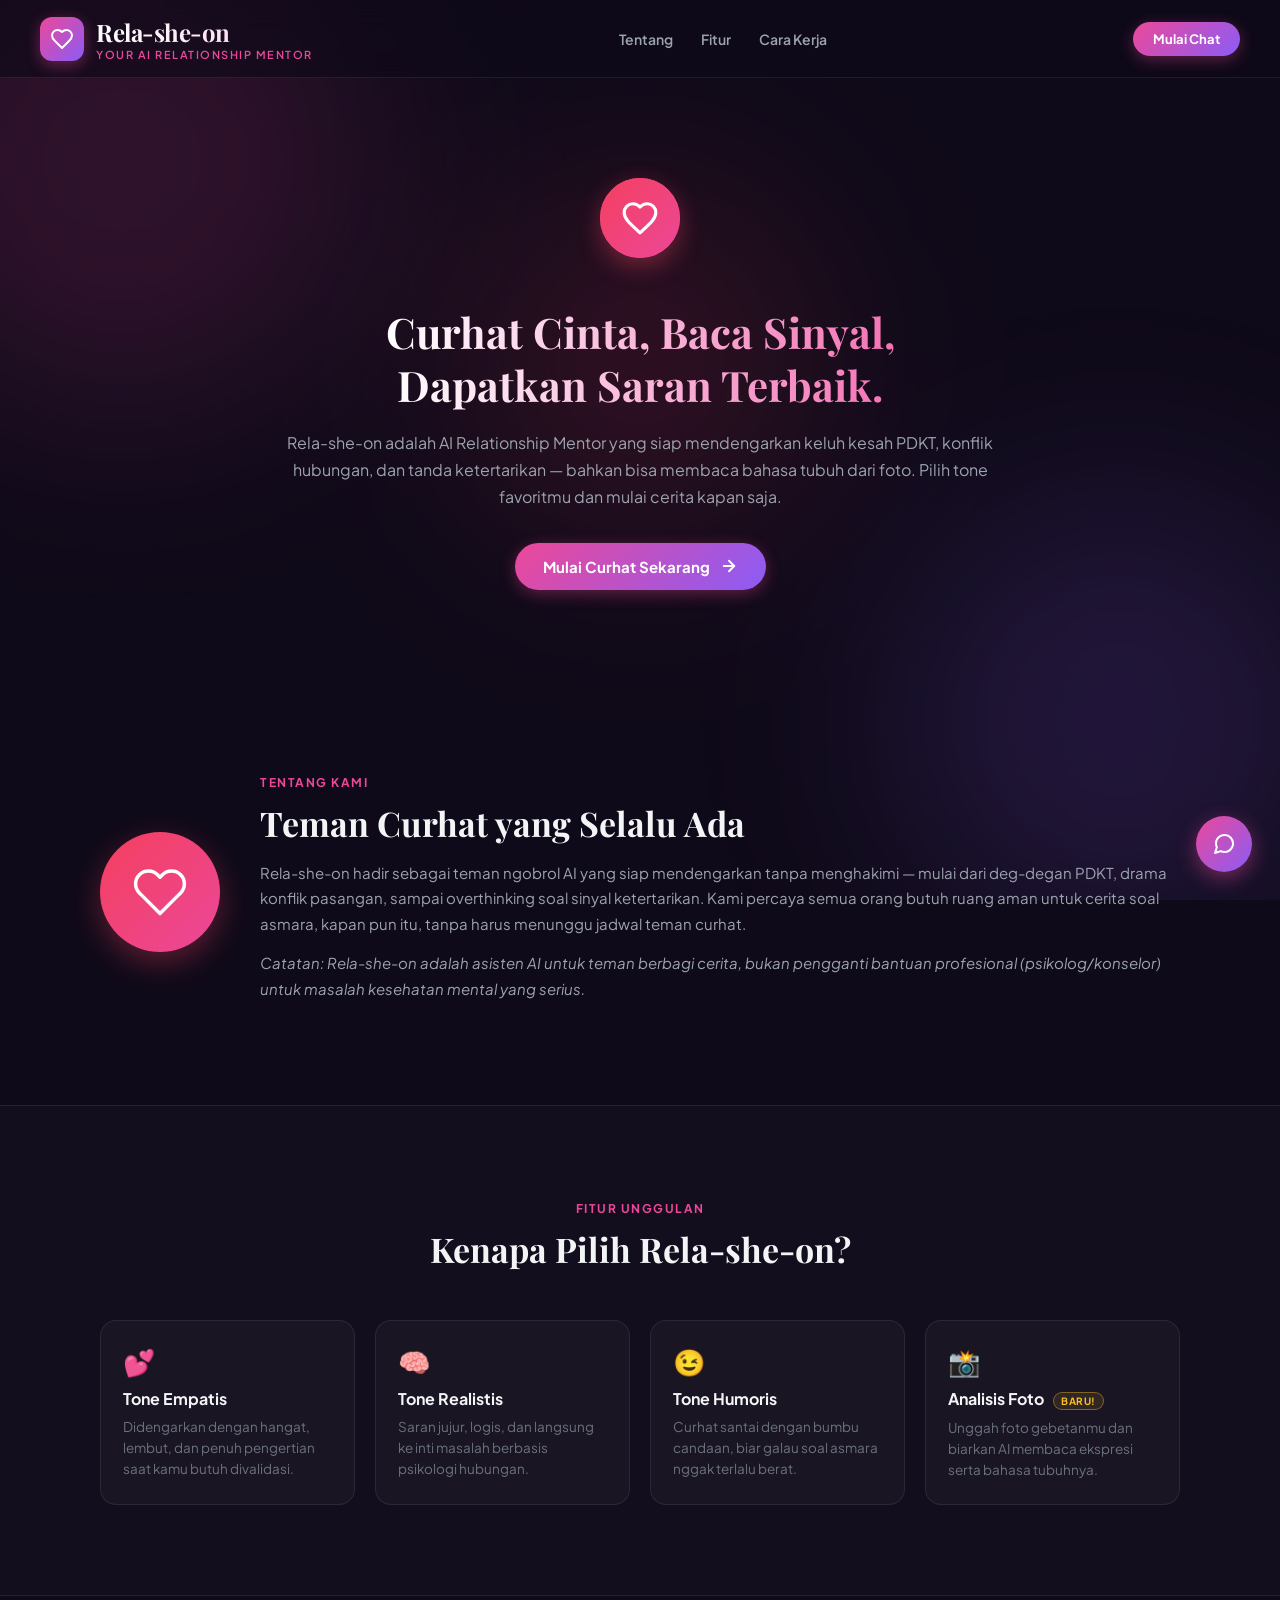
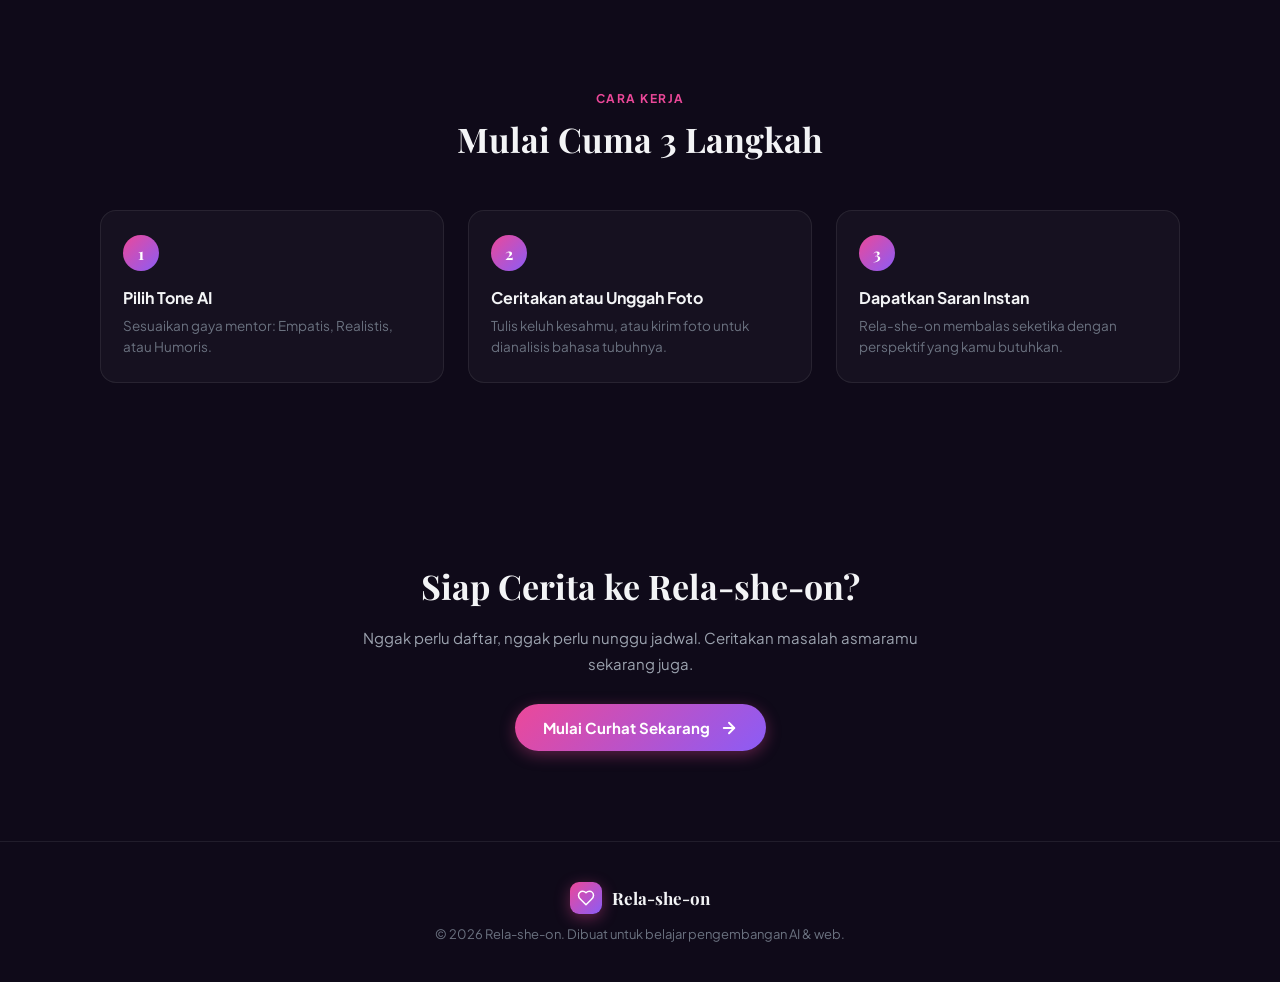
<file: starter/index.html>
<!DOCTYPE html>
<html lang="id">
<head>
  <meta charset="UTF-8" />
  <meta name="viewport" content="width=device-width, initial-scale=1.0"/>
  <title>Rela-she-on - AI Relationship & Romance Mentor</title>
  <meta name="description" content="Temukan solusi percintaan dan hubungan asmaramu bersama Rela-she-on, AI Relationship Mentor yang siap mendengarkan dan memberikan saran terbaik." />

  <!-- Google Fonts: Playfair Display & Plus Jakarta Sans -->
  <link rel="preconnect" href="https://fonts.googleapis.com">
  <link rel="preconnect" href="https://fonts.gstatic.com" crossorigin>
  <link href="https://fonts.googleapis.com/css2?family=Playfair+Display:ital,wght@0,400..900;1,400..900&family=Plus+Jakarta+Sans:ital,wght@0,200..800;1,200..800&display=swap" rel="stylesheet">

  <link rel="stylesheet" href="style.css"/>
  <link rel="stylesheet" href="landing.css"/>
</head>
<body class="landing-body">
  <!-- Decorative Animated Background Blobs (same as chat app) -->
  <div class="bg-blobs">
    <div class="blob blob-1"></div>
    <div class="blob blob-2"></div>
    <div class="blob blob-3"></div>
  </div>

  <!-- Navbar -->
  <nav class="landing-navbar">
    <div class="nav-logo">
      <div class="logo-icon">
        <svg xmlns="http://www.w3.org/2000/svg" viewBox="0 0 24 24" fill="none" stroke="currentColor" stroke-width="2" stroke-linecap="round" stroke-linejoin="round">
          <path d="M19 14c1.49-1.46 3-3.21 3-5.5A5.5 5.5 0 0 0 16.5 3c-1.76 0-3 .5-4.5 2-1.5-1.5-2.74-2-4.5-2A5.5 5.5 0 0 0 2 8.5c0 2.3 1.5 4.05 3 5.5l7 7Z"/>
        </svg>
      </div>
      <div class="logo-text">
        <h1>Rela-she-on</h1>
        <span class="tagline">Your AI Relationship Mentor</span>
      </div>
    </div>

    <div class="nav-links">
      <a href="#about">Tentang</a>
      <a href="#fitur">Fitur</a>
      <a href="#cara-kerja">Cara Kerja</a>
    </div>

    <a href="chat.html" class="btn-cta btn-cta-small">Mulai Chat</a>
  </nav>

  <!-- Hero Section -->
  <section class="hero-section">
    <div class="avatar-pulsing">
      <div class="avatar-ring"></div>
      <div class="avatar-core">
        <svg xmlns="http://www.w3.org/2000/svg" viewBox="0 0 24 24" fill="none" stroke="currentColor" stroke-width="2" stroke-linecap="round" stroke-linejoin="round">
          <path d="M12 21.35l-1.45-1.32C5.4 15.36 2 12.28 2 8.5 2 5.42 4.42 3 7.5 3c1.74 0 3.41.81 4.5 2.09C13.09 3.81 14.76 3 16.5 3 19.58 3 22 5.42 22 8.5c0 3.78-3.4 6.86-8.55 11.54L12 21.35z"/>
        </svg>
      </div>
    </div>

    <h2 class="hero-title">Curhat Cinta, Baca Sinyal,<br/>Dapatkan Saran Terbaik.</h2>
    <p class="hero-subtitle">Rela-she-on adalah AI Relationship Mentor yang siap mendengarkan keluh kesah PDKT, konflik hubungan, dan tanda ketertarikan — bahkan bisa membaca bahasa tubuh dari foto. Pilih tone favoritmu dan mulai cerita kapan saja.</p>

    <a href="chat.html" class="btn-cta">
      Mulai Curhat Sekarang
      <svg xmlns="http://www.w3.org/2000/svg" viewBox="0 0 24 24" fill="none" stroke="currentColor" stroke-width="2.5" stroke-linecap="round" stroke-linejoin="round">
        <line x1="5" y1="12" x2="19" y2="12"></line>
        <polyline points="12 5 19 12 12 19"></polyline>
      </svg>
    </a>
  </section>

  <!-- About Section -->
  <section class="landing-section" id="about">
    <div class="section-inner about-grid">
      <div class="about-icon">
        <svg xmlns="http://www.w3.org/2000/svg" viewBox="0 0 24 24" fill="none" stroke="currentColor" stroke-width="1.5" stroke-linecap="round" stroke-linejoin="round">
          <path d="M20.84 4.61a5.5 5.5 0 0 0-7.78 0L12 5.67l-1.06-1.06a5.5 5.5 0 0 0-7.78 7.78l1.06 1.06L12 21.23l7.78-7.78 1.06-1.06a5.5 5.5 0 0 0 0-7.78z"/>
        </svg>
      </div>
      <div class="about-content">
        <span class="section-label">Tentang Kami</span>
        <h2 class="section-title">Teman Curhat yang Selalu Ada</h2>
        <p>Rela-she-on hadir sebagai teman ngobrol AI yang siap mendengarkan tanpa menghakimi — mulai dari deg-degan PDKT, drama konflik pasangan, sampai overthinking soal sinyal ketertarikan. Kami percaya semua orang butuh ruang aman untuk cerita soal asmara, kapan pun itu, tanpa harus menunggu jadwal teman curhat.</p>
        <p class="about-disclaimer">Catatan: Rela-she-on adalah asisten AI untuk teman berbagi cerita, bukan pengganti bantuan profesional (psikolog/konselor) untuk masalah kesehatan mental yang serius.</p>
      </div>
    </div>
  </section>

  <!-- Features Section -->
  <section class="landing-section landing-section-alt" id="fitur">
    <div class="section-inner">
      <div class="section-heading">
        <span class="section-label">Fitur Unggulan</span>
        <h2 class="section-title">Kenapa Pilih Rela-she-on?</h2>
      </div>

      <div class="features-grid">
        <div class="feature-card">
          <div class="card-icon">💕</div>
          <div class="card-title">Tone Empatis</div>
          <div class="card-desc">Didengarkan dengan hangat, lembut, dan penuh pengertian saat kamu butuh divalidasi.</div>
        </div>
        <div class="feature-card">
          <div class="card-icon">🧠</div>
          <div class="card-title">Tone Realistis</div>
          <div class="card-desc">Saran jujur, logis, dan langsung ke inti masalah berbasis psikologi hubungan.</div>
        </div>
        <div class="feature-card">
          <div class="card-icon">😉</div>
          <div class="card-title">Tone Humoris</div>
          <div class="card-desc">Curhat santai dengan bumbu candaan, biar galau soal asmara nggak terlalu berat.</div>
        </div>
        <div class="feature-card">
          <div class="card-icon">📸</div>
          <div class="card-title">Analisis Foto <span class="badge-new">Baru!</span></div>
          <div class="card-desc">Unggah foto gebetanmu dan biarkan AI membaca ekspresi serta bahasa tubuhnya.</div>
        </div>
      </div>
    </div>
  </section>

  <!-- How It Works Section -->
  <section class="landing-section" id="cara-kerja">
    <div class="section-inner">
      <div class="section-heading">
        <span class="section-label">Cara Kerja</span>
        <h2 class="section-title">Mulai Cuma 3 Langkah</h2>
      </div>

      <div class="steps-grid">
        <div class="step-card">
          <div class="step-number">1</div>
          <div class="card-title">Pilih Tone AI</div>
          <div class="card-desc">Sesuaikan gaya mentor: Empatis, Realistis, atau Humoris.</div>
        </div>
        <div class="step-card">
          <div class="step-number">2</div>
          <div class="card-title">Ceritakan atau Unggah Foto</div>
          <div class="card-desc">Tulis keluh kesahmu, atau kirim foto untuk dianalisis bahasa tubuhnya.</div>
        </div>
        <div class="step-card">
          <div class="step-number">3</div>
          <div class="card-title">Dapatkan Saran Instan</div>
          <div class="card-desc">Rela-she-on membalas seketika dengan perspektif yang kamu butuhkan.</div>
        </div>
      </div>
    </div>
  </section>

  <!-- Final CTA Section -->
  <section class="landing-section cta-section">
    <div class="section-inner cta-inner">
      <h2 class="section-title">Siap Cerita ke Rela-she-on?</h2>
      <p>Nggak perlu daftar, nggak perlu nunggu jadwal. Ceritakan masalah asmaramu sekarang juga.</p>
      <a href="chat.html" class="btn-cta">
        Mulai Curhat Sekarang
        <svg xmlns="http://www.w3.org/2000/svg" viewBox="0 0 24 24" fill="none" stroke="currentColor" stroke-width="2.5" stroke-linecap="round" stroke-linejoin="round">
          <line x1="5" y1="12" x2="19" y2="12"></line>
          <polyline points="12 5 19 12 12 19"></polyline>
        </svg>
      </a>
    </div>
  </section>

  <!-- Footer -->
  <footer class="landing-footer">
    <div class="footer-logo">
      <div class="logo-icon">
        <svg xmlns="http://www.w3.org/2000/svg" viewBox="0 0 24 24" fill="none" stroke="currentColor" stroke-width="2" stroke-linecap="round" stroke-linejoin="round">
          <path d="M19 14c1.49-1.46 3-3.21 3-5.5A5.5 5.5 0 0 0 16.5 3c-1.76 0-3 .5-4.5 2-1.5-1.5-2.74-2-4.5-2A5.5 5.5 0 0 0 2 8.5c0 2.3 1.5 4.05 3 5.5l7 7Z"/>
        </svg>
      </div>
      <span>Rela-she-on</span>
    </div>
    <p>&copy; 2026 Rela-she-on. Dibuat untuk belajar pengembangan AI &amp; web.</p>
  </footer>

  <!-- Floating CTA (stays visible while scrolling) -->
  <a href="chat.html" class="floating-cta" aria-label="Mulai chat dengan Rela-she-on">
    <svg xmlns="http://www.w3.org/2000/svg" viewBox="0 0 24 24" fill="none" stroke="currentColor" stroke-width="2" stroke-linecap="round" stroke-linejoin="round">
      <path d="M21 11.5a8.38 8.38 0 0 1-.9 3.8 8.5 8.5 0 0 1-7.6 4.7 8.38 8.38 0 0 1-3.8-.9L3 21l1.9-5.7a8.38 8.38 0 0 1-.9-3.8 8.5 8.5 0 0 1 4.7-7.6 8.38 8.38 0 0 1 3.8-.9h.5a8.48 8.48 0 0 1 8 8v.5z"/>
    </svg>
  </a>
</body>
</html>
</file>
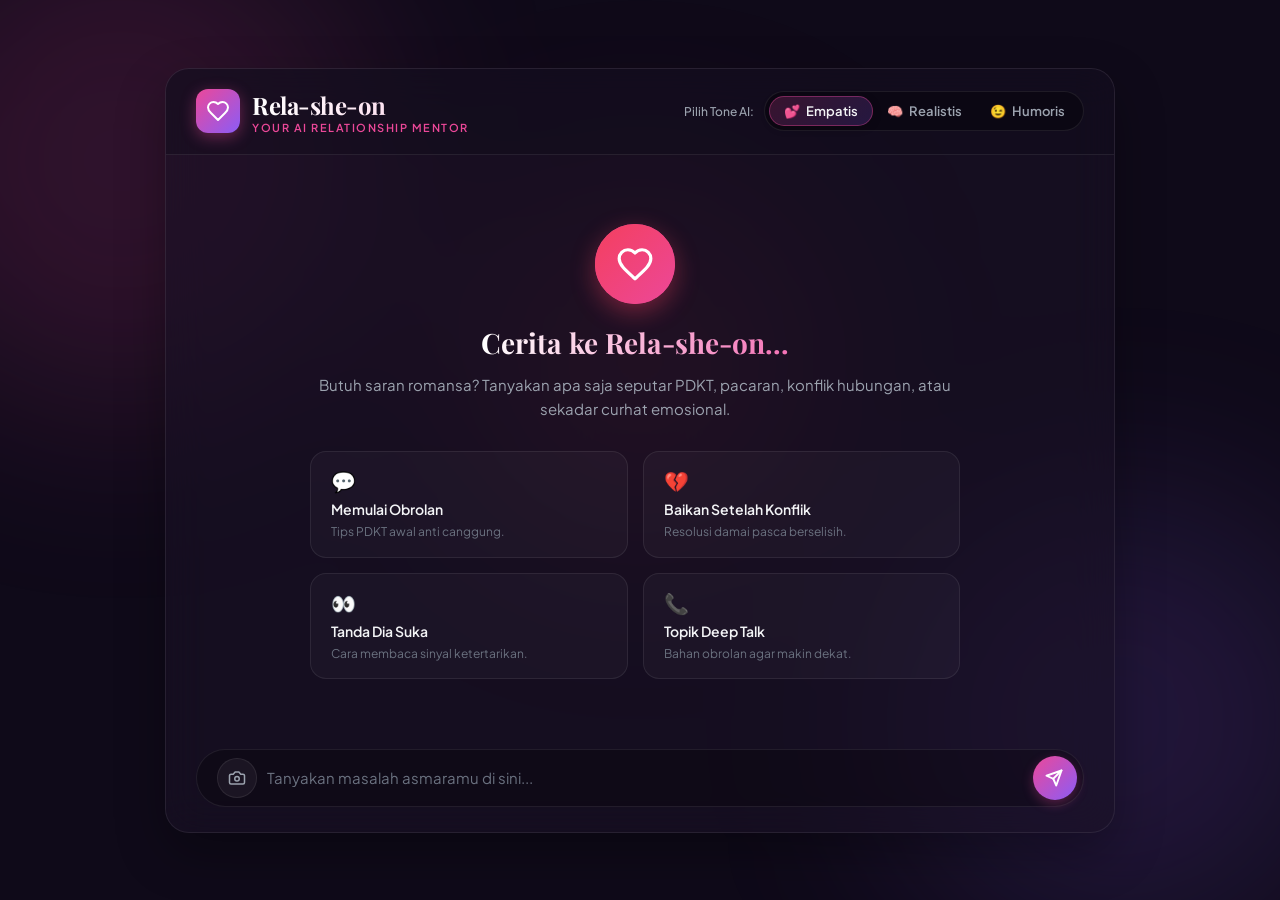
<file: starter/chat.html>
<!DOCTYPE html>
<html lang="id">
<head>
  <meta charset="UTF-8" />
  <meta name="viewport" content="width=device-width, initial-scale=1.0"/>
  <title>Rela-she-on - AI Relationship & Romance Mentor</title>
  <meta name="description" content="Temukan solusi percintaan dan hubungan asmaramu bersama Rela-she-on, AI Relationship Mentor yang siap mendengarkan dan memberikan saran terbaik." />

  <!-- Google Fonts: Playfair Display & Plus Jakarta Sans -->
  <link rel="preconnect" href="https://fonts.googleapis.com">
  <link rel="preconnect" href="https://fonts.gstatic.com" crossorigin>
  <link href="https://fonts.googleapis.com/css2?family=Playfair+Display:ital,wght@0,400..900;1,400..900&family=Plus+Jakarta+Sans:ital,wght@0,200..800;1,200..800&display=swap" rel="stylesheet">

  <link rel="stylesheet" href="style.css"/>
</head>
<body>
  <!-- Decorative Animated Background Blobs -->
  <div class="bg-blobs">
    <div class="blob blob-1"></div>
    <div class="blob blob-2"></div>
    <div class="blob blob-3"></div>
  </div>

  <div class="app-container">
    <!-- Header Section -->
    <header class="app-header">
      <div class="header-logo">
        <a href="index.html" class="logo-icon" aria-label="Kembali ke beranda" style="text-decoration:none;">
          <svg xmlns="http://www.w3.org/2000/svg" viewBox="0 0 24 24" fill="none" stroke="currentColor" stroke-width="2" stroke-linecap="round" stroke-linejoin="round">
            <path d="M19 14c1.49-1.46 3-3.21 3-5.5A5.5 5.5 0 0 0 16.5 3c-1.76 0-3 .5-4.5 2-1.5-1.5-2.74-2-4.5-2A5.5 5.5 0 0 0 2 8.5c0 2.3 1.5 4.05 3 5.5l7 7Z"/>
          </svg>
        </a>
        <div class="logo-text">
          <h1>Rela-she-on</h1>
          <span class="tagline">Your AI Relationship Mentor</span>
        </div>
      </div>

      <!-- Tone Selector Segmented Control -->
      <div class="tone-control">
        <span class="tone-label">Pilih Tone AI:</span>
        <div class="tone-options">
          <button type="button" class="tone-btn active" data-tone="empathetic" id="tone-empathetic">
            <span class="emoji">💕</span> Empatis
          </button>
          <button type="button" class="tone-btn" data-tone="realistic" id="tone-realistic">
            <span class="emoji">🧠</span> Realistis
          </button>
          <button type="button" class="tone-btn" data-tone="playful" id="tone-playful">
            <span class="emoji">😉</span> Humoris
          </button>
        </div>
      </div>
    </header>

    <!-- Main Chat Workspace -->
    <main class="chat-workspace">
      <div id="chat-box" class="chat-box">
        <!-- Landing State (shown initially) -->
        <div id="landing-state" class="landing-state">
          <div class="avatar-pulsing">
            <div class="avatar-ring"></div>
            <div class="avatar-core">
              <svg xmlns="http://www.w3.org/2000/svg" viewBox="0 0 24 24" fill="none" stroke="currentColor" stroke-width="2" stroke-linecap="round" stroke-linejoin="round">
                <path d="M12 21.35l-1.45-1.32C5.4 15.36 2 12.28 2 8.5 2 5.42 4.42 3 7.5 3c1.74 0 3.41.81 4.5 2.09C13.09 3.81 14.76 3 16.5 3 19.58 3 22 5.42 22 8.5c0 3.78-3.4 6.86-8.55 11.54L12 21.35z"/>
              </svg>
            </div>
          </div>
          <h2>Cerita ke Rela-she-on...</h2>
          <p>Butuh saran romansa? Tanyakan apa saja seputar PDKT, pacaran, konflik hubungan, atau sekadar curhat emosional.</p>

          <!-- Quick Starters Grid -->
          <div class="quick-starters">
            <div class="starter-card" data-message="Bagaimana cara memulai obrolan yang natural dengan gebetan (crush) saya?">
              <div class="card-icon">💬</div>
              <div class="card-title">Memulai Obrolan</div>
              <div class="card-desc">Tips PDKT awal anti canggung.</div>
            </div>
            <div class="starter-card" data-message="Bagaimana cara baikan setelah berantem hebat karena salah paham dengan pacar?">
              <div class="card-icon">💔</div>
              <div class="card-title">Baikan Setelah Konflik</div>
              <div class="card-desc">Resolusi damai pasca berselisih.</div>
            </div>
            <div class="starter-card" data-message="Apa saja tanda-tanda kalau seseorang diam-diam menyukai atau tertarik pada kita?">
              <div class="card-icon">👀</div>
              <div class="card-title">Tanda Dia Suka</div>
              <div class="card-desc">Cara membaca sinyal ketertarikan.</div>
            </div>
            <div class="starter-card" data-message="Minta ide topik pembicaraan seru dan mendalam saat teleponan di malam hari!">
              <div class="card-icon">📞</div>
              <div class="card-title">Topik Deep Talk</div>
              <div class="card-desc">Bahan obrolan agar makin dekat.</div>
            </div>
          </div>
        </div>
      </div>

      <!-- Chat Input Form -->
      <form id="chat-form" class="chat-form">
        <label for="photo-input" class="btn-photo" title="Unggah foto untuk analisis bahasa tubuh" aria-label="Unggah foto untuk analisis bahasa tubuh">
          <svg xmlns="http://www.w3.org/2000/svg" viewBox="0 0 24 24" fill="none" stroke="currentColor" stroke-width="2" stroke-linecap="round" stroke-linejoin="round">
            <path d="M14.5 4h-5L7 7H4a2 2 0 0 0-2 2v9a2 2 0 0 0 2 2h16a2 2 0 0 0 2-2V9a2 2 0 0 0-2-2h-3l-2.5-3z"/>
            <circle cx="12" cy="13" r="3"/>
          </svg>
        </label>
        <input type="file" id="photo-input" accept="image/*" hidden />
        <input
          type="text"
          id="user-input"
          placeholder="Tanyakan masalah asmaramu di sini..."
          autocomplete="off"
          required
        />
        <button type="submit" id="btn-send" aria-label="Kirim pesan">
          <svg xmlns="http://www.w3.org/2000/svg" viewBox="0 0 24 24" fill="none" stroke="currentColor" stroke-width="2.5" stroke-linecap="round" stroke-linejoin="round">
            <line x1="22" y1="2" x2="11" y2="13"></line>
            <polygon points="22 2 15 22 11 13 2 9 22 2"></polygon>
          </svg>
        </button>
      </form>
    </main>
  </div>

  <script src="script.js"></script>
</body>
</html>
</file>
<file: starter/style.css>
/* Reset & Design Tokens */
:root {
  --bg-dark: #0f0a19;
  --panel-glass: rgba(25, 18, 38, 0.6);
  --border-glass: rgba(255, 255, 255, 0.08);
  --border-glass-active: rgba(236, 72, 153, 0.3);
  
  /* Romantic Color Accents */
  --accent-pink: #ec4899;
  --accent-purple: #8b5cf6;
  --accent-rose: #f43f5e;
  --accent-gold: #fbbf24;
  --text-primary: #f3f4f6;
  --text-secondary: #9ca3af;
  --text-muted: #6b7280;
  
  /* Bubble Gradients */
  --grad-user: linear-gradient(135deg, #ec4899 0%, #8b5cf6 100%);
  --grad-bot: rgba(255, 255, 255, 0.06);
  --grad-blob1: rgba(236, 72, 153, 0.15);
  --grad-blob2: rgba(139, 92, 246, 0.15);
  --grad-blob3: rgba(244, 63, 94, 0.15);

  --font-family: 'Plus Jakarta Sans', sans-serif;
  --font-display: 'Playfair Display', serif;
}

* {
  box-sizing: border-box;
  margin: 0;
  padding: 0;
}

body {
  font-family: var(--font-family);
  background-color: var(--bg-dark);
  color: var(--text-primary);
  min-height: 100vh;
  display: flex;
  justify-content: center;
  align-items: center;
  overflow: hidden;
  position: relative;
}

/* --- Decorative Background Blobs --- */
.bg-blobs {
  position: absolute;
  top: 0;
  left: 0;
  right: 0;
  bottom: 0;
  overflow: hidden;
  z-index: 1;
  pointer-events: none;
}

.blob {
  position: absolute;
  border-radius: 50%;
  filter: blur(100px);
  mix-blend-mode: screen;
  animation: floatBlob 20s infinite ease-in-out;
}

.blob-1 {
  width: 500px;
  height: 500px;
  background: var(--grad-blob1);
  top: -10%;
  left: -10%;
  animation-duration: 25s;
}

.blob-2 {
  width: 450px;
  height: 450px;
  background: var(--grad-blob2);
  bottom: -5%;
  right: -5%;
  animation-duration: 20s;
  animation-delay: -5s;
}

.blob-3 {
  width: 350px;
  height: 350px;
  background: var(--grad-blob3);
  top: 40%;
  left: 50%;
  transform: translate(-50%, -50%);
  animation-duration: 30s;
  animation-delay: -10s;
}

@keyframes floatBlob {
  0%, 100% {
    transform: translate(0, 0) scale(1);
  }
  33% {
    transform: translate(30px, -50px) scale(1.1);
  }
  66% {
    transform: translate(-20px, 40px) scale(0.9);
  }
}

/* --- App Container (Glassmorphic Window) --- */
.app-container {
  width: 100%;
  max-width: 950px;
  height: 85vh;
  min-height: 600px;
  background: var(--panel-glass);
  backdrop-filter: blur(20px);
  -webkit-backdrop-filter: blur(20px);
  border: 1px solid var(--border-glass);
  border-radius: 24px;
  z-index: 10;
  display: flex;
  flex-direction: column;
  box-shadow: 0 20px 50px rgba(0, 0, 0, 0.3);
  overflow: hidden;
  transition: border-color 0.3s ease;
}

.app-container:hover {
  border-color: rgba(255, 255, 255, 0.12);
}

/* --- Header Section --- */
.app-header {
  padding: 20px 30px;
  border-bottom: 1px solid var(--border-glass);
  display: flex;
  justify-content: space-between;
  align-items: center;
  flex-wrap: wrap;
  gap: 15px;
  background: rgba(15, 10, 25, 0.3);
}

.header-logo {
  display: flex;
  align-items: center;
  gap: 12px;
}

.logo-icon {
  width: 44px;
  height: 44px;
  background: linear-gradient(135deg, var(--accent-pink), var(--accent-purple));
  border-radius: 12px;
  display: flex;
  justify-content: center;
  align-items: center;
  color: white;
  box-shadow: 0 4px 15px rgba(236, 72, 153, 0.4);
}

.logo-icon svg {
  width: 24px;
  height: 24px;
  animation: pulseLogo 3s infinite ease-in-out;
}

@keyframes pulseLogo {
  0%, 100% { transform: scale(1); filter: drop-shadow(0 0 2px rgba(255,255,255,0.5)); }
  50% { transform: scale(1.08); filter: drop-shadow(0 0 8px rgba(236, 72, 153, 0.8)); }
}

.logo-text h1 {
  font-family: var(--font-display);
  font-size: 24px;
  font-weight: 700;
  letter-spacing: -0.5px;
  background: linear-gradient(to right, #ffffff, #fbcfe8);
  -webkit-background-clip: text;
  -webkit-text-fill-color: transparent;
}

.logo-text .tagline {
  font-size: 11px;
  color: var(--accent-pink);
  text-transform: uppercase;
  letter-spacing: 1.5px;
  font-weight: 600;
  display: block;
}

/* --- Tone Control (Segmented Selector) --- */
.tone-control {
  display: flex;
  align-items: center;
  gap: 10px;
}

.tone-label {
  font-size: 12px;
  color: var(--text-secondary);
  font-weight: 500;
}

.tone-options {
  display: flex;
  background: rgba(0, 0, 0, 0.3);
  padding: 4px;
  border-radius: 30px;
  border: 1px solid var(--border-glass);
}

.tone-btn {
  background: transparent;
  border: none;
  color: var(--text-secondary);
  padding: 6px 14px;
  font-size: 13px;
  font-family: var(--font-family);
  font-weight: 600;
  border-radius: 20px;
  cursor: pointer;
  display: flex;
  align-items: center;
  gap: 6px;
  transition: all 0.3s cubic-bezier(0.4, 0, 0.2, 1);
}

.tone-btn:hover {
  color: var(--text-primary);
}

.tone-btn.active {
  background: linear-gradient(135deg, rgba(236, 72, 153, 0.2) 0%, rgba(139, 92, 246, 0.2) 100%);
  border: 1px solid rgba(236, 72, 153, 0.4);
  color: var(--text-primary);
  box-shadow: 0 2px 10px rgba(0, 0, 0, 0.2);
}

/* --- Chat Workspace --- */
.chat-workspace {
  flex: 1;
  display: flex;
  flex-direction: column;
  padding: 20px 30px 25px 30px;
  overflow: hidden;
  position: relative;
}

.chat-box {
  flex: 1;
  overflow-y: auto;
  padding-right: 10px;
  margin-bottom: 20px;
  display: flex;
  flex-direction: column;
  gap: 16px;
  scroll-behavior: smooth;
}

/* Scrollbar Customization */
.chat-box::-webkit-scrollbar {
  width: 6px;
}

.chat-box::-webkit-scrollbar-track {
  background: transparent;
}

.chat-box::-webkit-scrollbar-thumb {
  background: rgba(255, 255, 255, 0.1);
  border-radius: 10px;
}

.chat-box::-webkit-scrollbar-thumb:hover {
  background: rgba(255, 255, 255, 0.2);
}

/* --- Landing State (Initial View) --- */
.landing-state {
  display: flex;
  flex-direction: column;
  align-items: center;
  justify-content: center;
  text-align: center;
  margin: auto;
  max-width: 650px;
  padding: 20px 0;
  animation: fadeIn 0.8s ease-out;
}

@keyframes fadeIn {
  from { opacity: 0; transform: translateY(10px); }
  to { opacity: 1; transform: translateY(0); }
}

.avatar-pulsing {
  position: relative;
  width: 80px;
  height: 80px;
  margin-bottom: 20px;
}

.avatar-core {
  width: 80px;
  height: 80px;
  background: linear-gradient(135deg, var(--accent-rose), var(--accent-pink));
  border-radius: 50%;
  display: flex;
  justify-content: center;
  align-items: center;
  color: white;
  z-index: 2;
  position: relative;
  box-shadow: 0 8px 24px rgba(244, 63, 94, 0.4);
}

.avatar-core svg {
  width: 38px;
  height: 38px;
}

.avatar-ring {
  position: absolute;
  top: 0;
  left: 0;
  width: 80px;
  height: 80px;
  border-radius: 50%;
  border: 2px solid var(--accent-pink);
  animation: pulseRing 2.5s infinite ease-out;
  z-index: 1;
}

@keyframes pulseRing {
  0% { transform: scale(1); opacity: 0.8; }
  100% { transform: scale(1.6); opacity: 0; }
}

.landing-state h2 {
  font-family: var(--font-display);
  font-size: 28px;
  margin-bottom: 12px;
  font-weight: 700;
  background: linear-gradient(to right, #fff, #f472b6);
  -webkit-background-clip: text;
  -webkit-text-fill-color: transparent;
}

.landing-state p {
  color: var(--text-secondary);
  font-size: 15px;
  line-height: 1.6;
  margin-bottom: 30px;
}

/* --- Quick Starters Grid --- */
.quick-starters {
  display: grid;
  grid-template-columns: repeat(2, 1fr);
  gap: 15px;
  width: 100%;
}

.starter-card {
  background: rgba(255, 255, 255, 0.03);
  border: 1px solid var(--border-glass);
  border-radius: 16px;
  padding: 16px 20px;
  text-align: left;
  cursor: pointer;
  transition: all 0.3s cubic-bezier(0.4, 0, 0.2, 1);
  display: flex;
  flex-direction: column;
  gap: 6px;
}

.starter-card:hover {
  background: rgba(255, 255, 255, 0.06);
  border-color: var(--border-glass-active);
  transform: translateY(-3px);
  box-shadow: 0 8px 20px rgba(0, 0, 0, 0.2);
}

.card-icon {
  font-size: 20px;
}

.card-title {
  font-weight: 600;
  font-size: 14px;
  color: var(--text-primary);
}

.card-desc {
  font-size: 12px;
  color: var(--text-muted);
  line-height: 1.4;
}

/* --- Chat Messages Layout --- */
.message-row {
  display: flex;
  width: 100%;
  gap: 12px;
  animation: slideUpFade 0.4s cubic-bezier(0.4, 0, 0.2, 1) forwards;
}

@keyframes slideUpFade {
  from {
    opacity: 0;
    transform: translateY(12px);
  }
  to {
    opacity: 1;
    transform: translateY(0);
  }
}

.message-row.user {
  justify-content: flex-end;
}

.message-row.bot {
  justify-content: flex-start;
}

.msg-avatar {
  width: 36px;
  height: 36px;
  border-radius: 50%;
  background: linear-gradient(135deg, var(--accent-rose), var(--accent-pink));
  display: flex;
  justify-content: center;
  align-items: center;
  color: white;
  flex-shrink: 0;
  align-self: flex-end;
  box-shadow: 0 3px 10px rgba(244, 63, 94, 0.3);
}

.msg-avatar svg {
  width: 18px;
  height: 18px;
}

.message-bubble {
  max-width: 70%;
  padding: 14px 18px;
  border-radius: 20px;
  font-size: 15px;
  line-height: 1.6;
  position: relative;
  word-break: break-word;
}

.message-row.user .message-bubble {
  background: var(--grad-user);
  color: white;
  border-bottom-right-radius: 4px;
  box-shadow: 0 4px 15px rgba(236, 72, 153, 0.2);
}

.message-row.bot .message-bubble {
  background: var(--grad-bot);
  color: var(--text-primary);
  border: 1px solid var(--border-glass);
  border-bottom-left-radius: 4px;
}

/* Typing Indicator Style */
.typing-bubble {
  display: flex;
  align-items: center;
  gap: 5px;
  padding: 14px 20px;
  background: var(--grad-bot);
  border: 1px solid var(--border-glass);
  border-radius: 20px;
  border-bottom-left-radius: 4px;
}

.typing-dot {
  width: 7px;
  height: 7px;
  background: var(--text-secondary);
  border-radius: 50%;
  animation: bounceDot 1.4s infinite ease-in-out both;
}

.typing-dot:nth-child(1) { animation-delay: -0.32s; }
.typing-dot:nth-child(2) { animation-delay: -0.16s; }

@keyframes bounceDot {
  0%, 80%, 100% { transform: scale(0); }
  40% { transform: scale(1.0); background-color: var(--accent-pink); }
}

/* --- Chat Form (Input Area) --- */
.chat-form {
  display: flex;
  background: rgba(0, 0, 0, 0.25);
  border: 1px solid var(--border-glass);
  border-radius: 30px;
  padding: 6px 6px 6px 20px;
  gap: 10px;
  align-items: center;
  transition: all 0.3s ease;
}

.chat-form:focus-within {
  border-color: var(--border-glass-active);
  box-shadow: 0 0 15px rgba(236, 72, 153, 0.15);
  background: rgba(0, 0, 0, 0.35);
}

.chat-form input[type="text"] {
  flex: 1;
  background: transparent;
  border: none;
  outline: none;
  color: var(--text-primary);
  font-size: 15px;
  font-family: var(--font-family);
  padding: 10px 0;
}

.chat-form input[type="text"]::placeholder {
  color: var(--text-muted);
}

.btn-photo {
  width: 40px;
  height: 40px;
  border-radius: 50%;
  border: 1px solid var(--border-glass);
  background: rgba(255, 255, 255, 0.05);
  color: var(--text-secondary);
  display: flex;
  justify-content: center;
  align-items: center;
  cursor: pointer;
  flex-shrink: 0;
  transition: all 0.3s cubic-bezier(0.4, 0, 0.2, 1);
}

.btn-photo:hover {
  color: var(--accent-pink);
  border-color: var(--border-glass-active);
  background: rgba(236, 72, 153, 0.08);
}

.btn-photo svg {
  width: 18px;
  height: 18px;
}

.message-bubble .msg-image {
  display: block;
  max-width: 220px;
  width: 100%;
  border-radius: 14px;
  margin-bottom: 8px;
}

.chat-form button {
  width: 44px;
  height: 44px;
  border-radius: 50%;
  border: none;
  background: linear-gradient(135deg, var(--accent-pink), var(--accent-purple));
  color: white;
  display: flex;
  justify-content: center;
  align-items: center;
  cursor: pointer;
  transition: all 0.3s cubic-bezier(0.4, 0, 0.2, 1);
  box-shadow: 0 4px 12px rgba(236, 72, 153, 0.3);
}

.chat-form button:hover {
  transform: scale(1.06) rotate(5deg);
  box-shadow: 0 6px 18px rgba(236, 72, 153, 0.5);
}

.chat-form button svg {
  width: 18px;
  height: 18px;
  margin-left: -2px;
  transition: transform 0.3s ease;
}

.chat-form button:hover svg {
  transform: translate(2px, -2px);
}

/* --- Responsive Media Queries --- */
@media (max-width: 768px) {
  .app-container {
    height: 100vh;
    min-height: 100vh;
    border-radius: 0;
    border: none;
  }
  
  body {
    overflow: auto;
  }

  .app-header {
    padding: 15px 20px;
  }

  .logo-text h1 {
    font-size: 20px;
  }

  .chat-workspace {
    padding: 15px 15px 20px 15px;
  }

  .quick-starters {
    grid-template-columns: 1fr;
    gap: 10px;
  }

  .message-bubble {
    max-width: 85%;
  }
}
</file>
<file: starter/landing.css>
/* Landing Page styles — a full marketing page (Navbar, Hero, About, Fitur,
   Cara Kerja, CTA, Footer). Reuses the color tokens, fonts, blob background,
   and glassmorphic card language already defined in style.css; style.css
   itself is left untouched so the chat app keeps its exact original look. */

body.landing-body {
  display: block;
  overflow-y: auto;
  overflow-x: hidden;
  height: auto;
  min-height: 100vh;
}

body.landing-body .bg-blobs {
  position: fixed;
}

/* --- Navbar --- */
.landing-navbar {
  position: sticky;
  top: 0;
  z-index: 20;
  display: flex;
  align-items: center;
  justify-content: space-between;
  gap: 20px;
  padding: 16px 40px;
  background: rgba(15, 10, 25, 0.65);
  backdrop-filter: blur(16px);
  -webkit-backdrop-filter: blur(16px);
  border-bottom: 1px solid var(--border-glass);
}

.nav-logo {
  display: flex;
  align-items: center;
  gap: 12px;
}

.nav-links {
  display: flex;
  align-items: center;
  gap: 28px;
}

.nav-links a {
  color: var(--text-secondary);
  text-decoration: none;
  font-size: 14px;
  font-weight: 600;
  transition: color 0.25s ease;
}

.nav-links a:hover {
  color: var(--text-primary);
}

/* --- Shared Section Layout --- */
.landing-section {
  position: relative;
  z-index: 2;
  padding: 90px 40px;
}

.landing-section-alt {
  background: rgba(255, 255, 255, 0.02);
  border-top: 1px solid var(--border-glass);
  border-bottom: 1px solid var(--border-glass);
}

.section-inner {
  max-width: 1080px;
  margin: 0 auto;
}

.section-heading {
  text-align: center;
  margin-bottom: 48px;
}

.section-label {
  display: inline-block;
  font-size: 12px;
  color: var(--accent-pink);
  text-transform: uppercase;
  letter-spacing: 1.5px;
  font-weight: 700;
  margin-bottom: 10px;
}

.section-title {
  font-family: var(--font-display);
  font-size: 34px;
  font-weight: 700;
  color: var(--text-primary);
  margin-bottom: 16px;
}

.landing-section p {
  color: var(--text-secondary);
  font-size: 15px;
  line-height: 1.7;
}

/* --- Hero --- */
.hero-section {
  position: relative;
  z-index: 2;
  display: flex;
  flex-direction: column;
  align-items: center;
  text-align: center;
  padding: 100px 20px 90px 20px;
  max-width: 760px;
  margin: 0 auto;
}

.hero-title {
  font-family: var(--font-display);
  font-size: 42px;
  font-weight: 700;
  line-height: 1.25;
  margin: 28px 0 18px 0;
  background: linear-gradient(to right, #fff, #f472b6);
  -webkit-background-clip: text;
  -webkit-text-fill-color: transparent;
}

.hero-subtitle {
  color: var(--text-secondary);
  font-size: 16px;
  line-height: 1.7;
  margin-bottom: 32px;
}

/* --- About --- */
.about-grid {
  display: grid;
  grid-template-columns: auto 1fr;
  gap: 40px;
  align-items: center;
}

.about-icon {
  width: 120px;
  height: 120px;
  border-radius: 50%;
  background: linear-gradient(135deg, var(--accent-rose), var(--accent-pink));
  display: flex;
  justify-content: center;
  align-items: center;
  color: white;
  flex-shrink: 0;
  box-shadow: 0 10px 30px rgba(244, 63, 94, 0.35);
}

.about-icon svg {
  width: 56px;
  height: 56px;
}

.about-content .section-title {
  margin-bottom: 14px;
}

.about-content p {
  margin-bottom: 14px;
}

.about-disclaimer {
  font-size: 13px;
  color: var(--text-muted);
  font-style: italic;
}

/* --- Feature / Step Cards --- */
.features-grid {
  display: grid;
  grid-template-columns: repeat(4, 1fr);
  gap: 20px;
}

.steps-grid {
  display: grid;
  grid-template-columns: repeat(3, 1fr);
  gap: 24px;
}

.feature-card,
.step-card {
  background: rgba(255, 255, 255, 0.03);
  border: 1px solid var(--border-glass);
  border-radius: 16px;
  padding: 24px 22px;
  text-align: left;
  transition: all 0.3s cubic-bezier(0.4, 0, 0.2, 1);
}

.feature-card:hover,
.step-card:hover {
  background: rgba(255, 255, 255, 0.06);
  border-color: var(--border-glass-active);
  transform: translateY(-4px);
  box-shadow: 0 10px 24px rgba(0, 0, 0, 0.25);
}

.feature-card .card-icon {
  font-size: 26px;
  margin-bottom: 10px;
}

.feature-card .card-title,
.step-card .card-title {
  font-weight: 700;
  font-size: 16px;
  color: var(--text-primary);
  margin-bottom: 8px;
}

.feature-card .card-desc,
.step-card .card-desc {
  font-size: 13.5px;
  color: var(--text-muted);
  line-height: 1.55;
}

.badge-new {
  display: inline-block;
  font-size: 10px;
  font-weight: 700;
  color: var(--accent-gold);
  border: 1px solid rgba(251, 191, 36, 0.4);
  background: rgba(251, 191, 36, 0.1);
  padding: 2px 7px;
  border-radius: 20px;
  margin-left: 6px;
  vertical-align: middle;
  text-transform: uppercase;
  letter-spacing: 0.5px;
}

.step-number {
  width: 36px;
  height: 36px;
  border-radius: 50%;
  background: linear-gradient(135deg, var(--accent-pink), var(--accent-purple));
  color: white;
  display: flex;
  align-items: center;
  justify-content: center;
  font-family: var(--font-display);
  font-weight: 700;
  font-size: 16px;
  margin-bottom: 16px;
}

/* --- Final CTA --- */
.cta-section {
  text-align: center;
}

.cta-inner {
  max-width: 560px;
}

.cta-inner p {
  margin-bottom: 28px;
}

/* --- Footer --- */
.landing-footer {
  position: relative;
  z-index: 2;
  text-align: center;
  padding: 40px 20px;
  border-top: 1px solid var(--border-glass);
}

.footer-logo {
  display: flex;
  align-items: center;
  justify-content: center;
  gap: 10px;
  margin-bottom: 12px;
  font-family: var(--font-display);
  font-weight: 700;
  font-size: 17px;
  color: var(--text-primary);
}

.footer-logo .logo-icon {
  width: 32px;
  height: 32px;
  border-radius: 9px;
}

.footer-logo .logo-icon svg {
  width: 18px;
  height: 18px;
}

.landing-footer p {
  color: var(--text-muted);
  font-size: 13px;
}

/* --- CTA Button (used across hero, cards, final CTA) --- */
.btn-cta {
  display: inline-flex;
  align-items: center;
  gap: 10px;
  padding: 14px 28px;
  border-radius: 30px;
  border: none;
  background: linear-gradient(135deg, var(--accent-pink), var(--accent-purple));
  color: white;
  font-family: var(--font-family);
  font-weight: 700;
  font-size: 15px;
  text-decoration: none;
  cursor: pointer;
  box-shadow: 0 4px 15px rgba(236, 72, 153, 0.35);
  transition: all 0.3s cubic-bezier(0.4, 0, 0.2, 1);
}

.btn-cta:hover {
  transform: translateY(-2px) scale(1.02);
  box-shadow: 0 6px 22px rgba(236, 72, 153, 0.5);
}

.btn-cta svg {
  width: 18px;
  height: 18px;
  transition: transform 0.3s ease;
}

.btn-cta:hover svg {
  transform: translateX(3px);
}

.btn-cta-small {
  padding: 9px 20px;
  font-size: 13px;
}

/* --- Floating CTA --- */
.floating-cta {
  position: fixed;
  right: 28px;
  bottom: 28px;
  z-index: 30;
  width: 56px;
  height: 56px;
  border-radius: 50%;
  background: linear-gradient(135deg, var(--accent-pink), var(--accent-purple));
  color: white;
  display: flex;
  align-items: center;
  justify-content: center;
  box-shadow: 0 6px 20px rgba(236, 72, 153, 0.45);
  transition: all 0.3s cubic-bezier(0.4, 0, 0.2, 1);
}

.floating-cta:hover {
  transform: scale(1.08);
  box-shadow: 0 8px 26px rgba(236, 72, 153, 0.6);
}

.floating-cta svg {
  width: 24px;
  height: 24px;
}

/* --- Responsive --- */
@media (max-width: 900px) {
  .features-grid {
    grid-template-columns: repeat(2, 1fr);
  }

  .steps-grid {
    grid-template-columns: 1fr;
  }

  .about-grid {
    grid-template-columns: 1fr;
    text-align: center;
    justify-items: center;
  }
}

@media (max-width: 768px) {
  .landing-navbar {
    padding: 14px 20px;
  }

  .nav-links {
    display: none;
  }

  .landing-section {
    padding: 60px 20px;
  }

  .hero-section {
    padding: 70px 20px 60px 20px;
  }

  .hero-title {
    font-size: 30px;
  }

  .features-grid {
    grid-template-columns: 1fr;
  }
}
</file>
